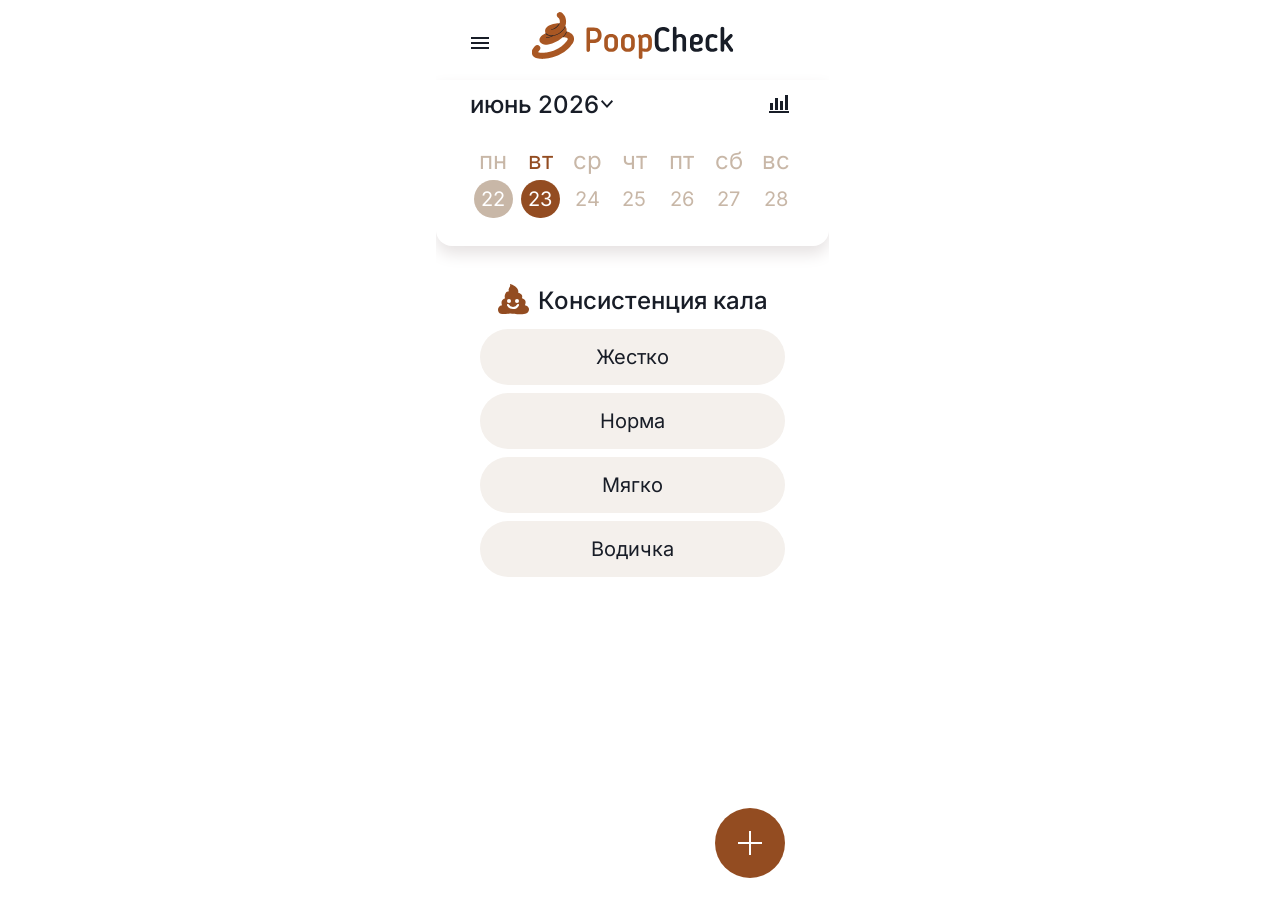
<file: web/demo/index.html>
<!doctype html>
<html lang="ru">
  <head>
    <meta charset="utf-8" />
    <meta
      name="viewport"
      content="width=device-width,initial-scale=1,viewport-fit=cover"
    />
    <meta name="theme-color" content="#ffffff" />
    <meta name="robots" content="noindex,nofollow" />
    <title>PoopCheck</title>
    <link
      rel="preload"
      href="./assets/Inter-Variable.woff2"
      as="font"
      type="font/woff2"
      crossorigin
    />
    <link rel="stylesheet" href="./style.css?v=10" />
    <script src="https://telegram.org/js/telegram-web-app.js" defer></script>
    <script src="./model.js?v=2" defer></script>
    <script src="./app.js?v=14" defer></script>
  </head>
  <body>
    <main id="app" class="app" aria-label="PoopCheck"></main>
    <div id="announcer" class="sr-only" aria-live="polite"></div>
  </body>
</html>
</file>
<file: web/demo/style.css>
@font-face {
  font-family: Inter;
  src: url("./assets/Inter-Variable.woff2") format("woff2");
  font-style: normal;
  font-weight: 100 900;
  font-display: swap;
}
:root {
  color-scheme: light;
  --ink: #181d27;
  --brown: #934c21;
  --sand: #c8b7a7;
  --pale: #f4f0ec;
  --muted: #c8b7a7;
  --secondary: #645b5b;
  --surface: #fff;
  --safe-top: var(--tg-content-safe-area-inset-top, 0px);
  --safe-bottom: max(
    env(safe-area-inset-bottom, 0px),
    var(--tg-content-safe-area-inset-bottom, 0px)
  );
}
* {
  box-sizing: border-box;
}
/* Keep the same content width when switching to a scrollable screen. */
html[data-layout="desktop"] {
  scrollbar-gutter: stable;
}
@supports not (scrollbar-gutter: stable) {
  html[data-layout="desktop"] {
    overflow-y: scroll;
  }
}
body {
  margin: 0;
  background: #fff;
  color: var(--ink);
  font-family: Inter, Arial, sans-serif;
  font-optical-sizing: none;
  -webkit-tap-highlight-color: transparent;
}
button {
  font: inherit;
  color: inherit;
  border: 0;
  background: none;
  cursor: pointer;
  touch-action: manipulation;
}
button:focus-visible {
  outline: 2px solid var(--brown);
  outline-offset: 3px;
}
button:disabled {
  cursor: default;
}
button,
img {
  flex-shrink: 0;
}
img {
  display: block;
}
.icon {
  width: 24px;
  height: 24px;
  object-fit: contain;
  pointer-events: none;
}
.app {
  width: 100%;
  max-width: 393px;
  min-height: var(--tg-viewport-stable-height, 100dvh);
  margin: 0 auto;
  padding-top: var(--safe-top);
  padding-bottom: calc(22px + var(--safe-bottom));
  position: relative;
}
.header {
  height: 80px;
  position: relative;
}
.app[data-screen="calendar"],
.week-viewport[data-week-draggable] {
  touch-action: pan-y pinch-zoom;
  overflow-anchor: none;
  user-select: none;
  -webkit-user-select: none;
}
.date-card:has(.month),
.week-viewport[data-week-draggable] .date-card {
  cursor: grab;
}
.month-viewport {
  position: relative;
  overflow-x: clip;
}
.month-drag-neighbor {
  position: absolute;
  top: 0;
  left: 0;
  width: 100%;
  pointer-events: none;
}
.app[data-month-drag="true"] .month-viewport,
.app[data-month-drag="true"] .month-viewport * {
  cursor: grabbing;
}
.app[data-month-drag="true"] .month-viewport > .date-card,
.month-drag-neighbor {
  will-change: transform;
}
.month-drag-neighbor .date-card {
  position: relative;
}
.date-card[data-preview-pending] .days {
  visibility: hidden;
}
.date-card[data-preview-pending]::after {
  content: "Загрузка…";
  position: absolute;
  top: 55%;
  left: 0;
  right: 0;
  text-align: center;
  color: var(--muted);
  font-size: 16px;
}
.month-drag-neighbor[data-preview-error] .date-card::after {
  content: "Не удалось загрузить календарь";
}
.app:is([data-month-motion="next"], [data-month-motion="previous"]) {
  overflow-x: clip;
}
.app[data-month-motion="next"] .date-card {
  animation: month-next 220ms ease-out;
}
.app[data-month-motion="previous"] .date-card {
  animation: month-previous 220ms ease-out;
}
@keyframes month-next {
  from { transform: translateX(32px); opacity: 0.35; }
  to { transform: translateX(0); opacity: 1; }
}
@keyframes month-previous {
  from { transform: translateX(-32px); opacity: 0.35; }
  to { transform: translateX(0); opacity: 1; }
}
.icon-button {
  display: grid;
  place-items: center;
  width: 44px;
  height: 44px;
  padding: 10px;
}
.menu {
  position: absolute;
  left: 22px;
  top: 21px;
}
.brand {
  padding: 0;
  position: absolute;
  left: 50%;
  top: 12px;
  transform: translateX(-50%);
  width: 202.55px;
  height: 47px;
}
.brand img {
  width: 100%;
  height: 47px;
}
.date-card {
  border-radius: 0 0 16px 16px;
  box-shadow: 0 8px 16px #e6e2e2;
  padding: 0 30px 28px 34px;
}
.date-heading {
  display: flex;
  align-items: center;
  justify-content: space-between;
  height: 48px;
  margin-bottom: 18px;
}
.month-button {
  display: flex;
  align-items: center;
  gap: 2px;
  font-size: 24px;
  line-height: 29px;
  font-weight: 500;
  padding: 0;
  min-height: 44px;
  white-space: nowrap;
}
.month-button .icon {
  width: 12px;
  height: 8px;
  margin-left: 0;
}
.date-heading > .icon-button {
  margin-right: -2px;
}
.month-nav {
  display: flex;
  align-items: center;
  font-size: 24px;
  font-weight: 500;
  line-height: 29px;
  white-space: nowrap;
  gap: 8px;
}
.month-nav button {
  width: 10px;
  min-height: 44px;
  padding: 0;
  display: grid;
  place-items: center;
}
.month-nav .icon {
  width: 8px;
  height: 12px;
}
.month-nav .month-label {
  width: auto;
}
.weekdays,
.days {
  display: grid;
  grid-template-columns: repeat(7, minmax(0, 1fr));
  text-align: center;
  gap: 1px;
}
.weekdays {
  font-size: 24px;
  line-height: 29px;
  font-weight: 400;
  color: var(--muted);
  margin: 0 0 5px;
}
.weekday-selected {
  color: var(--brown);
}
.day {
  position: relative;
  min-width: 0;
  height: 38px;
  font-size: 20px;
  line-height: 24px;
  display: grid;
  place-items: center;
  padding: 0;
  color: var(--muted);
}
.day .day-circle {
  display: grid;
  place-items: center;
  width: 39px;
  height: 38px;
  border-radius: 19px;
}
.day.has-events .day-circle {
  background: var(--sand);
  color: #fff;
}
.day.selected .day-circle {
  background: var(--brown);
  color: #fff;
}
.date-card:has(.month) {
  padding-bottom: 20px;
  padding-left: 32px;
  padding-right: 32px;
}
.date-card:has(.month) .weekdays {
  margin-bottom: 12px;
}
.days.month {
  --month-mark-width: 42px;
  --month-selection-size: 38px;
  row-gap: 0;
}
.month .day {
  height: 48px;
}
.month .day .poop-mark {
  position: absolute;
  width: var(--month-mark-width);
  height: 40px;
  top: 0;
  left: 50%;
  transform: translateX(-50%);
  background: var(--brown);
  mask: url("./assets/poop-day.svg") center/contain no-repeat;
  -webkit-mask: url("./assets/poop-day.svg") center/contain no-repeat;
}
.month .day .date-number {
  position: absolute;
  top: 14px;
  left: 0;
  right: 0;
  z-index: 1;
  color: #fff;
  font-size: 20px;
  line-height: 24px;
}
.month .day:not(.has-events) .date-number {
  color: var(--muted);
}
.month .day.selected:not(.has-events) .date-number {
  top: 50%;
  left: 50%;
  right: auto;
  transform: translate(-50%, -50%);
  width: var(--month-selection-size);
  height: var(--month-selection-size);
  display: grid;
  place-items: center;
  background: var(--pale);
  border-radius: 50%;
}
.badge {
  position: absolute;
  right: calc(50% - var(--month-mark-width) / 2);
  top: calc((40px - var(--month-mark-width) * 40 / 42) / 2);
  border-radius: 50%;
  background: #ffe30b;
  color: var(--brown);
  width: 17px;
  height: 17px;
  display: grid;
  place-items: center;
  font-size: 12px;
  line-height: 15px;
  font-weight: 600;
  z-index: 2;
}
.question {
  padding: 40px 44px 110px;
}
.question h1 {
  font-size: 24px;
  line-height: 29px;
  font-weight: 500;
  margin: 0 0 14px;
  display: flex;
  align-items: center;
  justify-content: center;
  gap: 9px;
  white-space: nowrap;
}
.question h1 .icon {
  width: 32px;
  height: 31px;
  margin-top: -2px;
  margin-bottom: 0;
}
.question h1:not(:has(.icon)) {
  justify-content: flex-start;
}
.choices {
  display: grid;
  gap: 8px;
}
.choice {
  width: 100%;
  background: var(--pale);
  border-radius: 28px;
  min-height: 56px;
  font-size: 20px;
  line-height: 24px;
  font-weight: 400;
  padding: 16px 12px;
}
.choice.selected {
  background: var(--sand);
  color: #fff;
}
.choice:active {
  background: #e4d9cc;
}
.add {
  position: absolute;
  bottom: calc(22px + var(--safe-bottom));
  right: 44px;
  width: 70px;
  height: 70px;
  border-radius: 50%;
  padding: 0;
  display: grid;
  place-items: center;
}
.add .icon {
  width: 70px;
  height: 70px;
}
.history {
  padding: 32px 20px 0;
}
.history h1 {
  font-size: 24px;
  line-height: 29px;
  font-weight: 500;
  margin: 0 0 11px 24px;
}
.event {
  position: relative;
  background: var(--sand);
  border-radius: 35px;
  margin: 0 0 8px;
  overflow: hidden;
  min-height: 70px;
  touch-action: pan-y;
}
.event-content {
  position: relative;
  background: var(--pale);
  border-radius: 35px;
  min-height: 70px;
  display: flex;
  align-items: center;
  justify-content: space-between;
  gap: 5px;
  padding: 16px 17px 16px 34px;
  transition: transform 0.15s ease;
}
.event.revealed .event-content {
  transform: translateX(-66px);
}
.event time {
  font-size: 16px;
  line-height: 19px;
  font-weight: 400;
  color: var(--secondary);
  display: block;
}
.event .description {
  font-size: 16px;
  line-height: 19px;
  font-weight: 500;
}
.edit {
  width: 38px;
  height: 38px;
  display: grid;
  place-items: center;
  background: var(--brown);
  color: #fff;
  border-radius: 50%;
  padding: 7px;
}
.delete {
  position: absolute;
  right: 14px;
  top: 13px;
  width: 44px;
  height: 44px;
  display: grid;
  place-items: center;
}
.empty {
  color: var(--muted);
  font-size: 16px;
  padding: 20px 24px;
}
.statistics {
  padding: 8px 18px 0 19px;
}
.back {
  width: 38px;
  height: 38px;
  background: var(--pale);
  border-radius: 50%;
  display: grid;
  place-items: center;
  padding: 0;
  margin: 0 0 26px;
}
.back .icon {
  width: 8px;
  height: 12px;
}
.metrics {
  display: grid;
  grid-template-columns: 1fr 1fr;
  gap: 8px;
  margin: 0 0 16px;
}
.metric {
  background: var(--pale);
  border-radius: 48px;
  height: 96px;
  text-align: center;
  display: flex;
  flex-direction: column;
  justify-content: center;
  gap: 0;
}
.metric strong {
  font-size: 32px;
  line-height: 39px;
  font-weight: 500;
  color: var(--brown);
}
.metric span {
  color: var(--muted);
  font-size: 16px;
  line-height: 19px;
  font-weight: 500;
}
.streak {
  position: relative;
  background: var(--sand);
  border-radius: 48px;
  height: 96px;
  display: flex;
  align-items: center;
  padding: 20px 21px;
  gap: 15px;
  color: #fff;
  overflow: hidden;
  margin-bottom: 16px;
}
.streak:before {
  content: "";
  position: absolute;
  inset: 0 auto 0 0;
  width: 74.719%;
  background: var(--brown);
  border-radius: 48px;
}
.streak > * {
  position: relative;
}
.round-icon {
  border-radius: 50%;
  width: 48px;
  height: 48px;
  display: grid;
  place-items: center;
  background: #fff;
}
.streak-title {
  font-size: 24px;
  line-height: 29px;
  font-weight: 500;
  margin: 0 0 3px;
}
.streak-days {
  font-size: 16px;
  line-height: 19px;
  font-weight: 500;
}
.dynamics {
  background: var(--pale);
  border-radius: 48px;
  padding: 20px 21px 19px;
}
.dynamics-heading {
  display: flex;
  gap: 15px;
  align-items: center;
  margin-bottom: 12px;
  height: 48px;
}
.dynamics-heading .round-icon {
  background: var(--brown);
}
.dynamics-title {
  font-size: 24px;
  line-height: 29px;
  font-weight: 500;
}
.dynamics-subtitle {
  font-size: 16px;
  line-height: 19px;
  font-weight: 500;
  color: var(--secondary);
  margin-top: 3px;
  white-space: nowrap;
}
.chart {
  display: grid;
  grid-template-columns: repeat(7, minmax(0, 1fr));
  gap: 8px;
}
.chart-column {
  text-align: center;
  color: var(--muted);
  font-size: 24px;
  line-height: 29px;
  font-weight: 400;
  display: flex;
  flex-direction: column;
  gap: 4px;
}
.bar {
  background: #fff;
  height: 114px;
  border-radius: 19px;
  position: relative;
  overflow: hidden;
}
.bar-fill {
  background: var(--brown);
  border-radius: 19px;
  position: absolute;
  bottom: 0;
  left: 0;
  right: 0;
  min-height: 0;
}
.stat-placeholder {
  margin-top: 14px;
  height: 236px;
  background: var(--pale);
  border-radius: 48px;
}
.sr-only {
  position: absolute;
  width: 1px;
  height: 1px;
  padding: 0;
  margin: -1px;
  overflow: hidden;
  clip: rect(0, 0, 0, 0);
  white-space: nowrap;
  border: 0;
}
/* Preserve the 393px Figma geometry; only tighten horizontal spacing below it. */
@media (max-width: 370px) {
  .brand {
    width: 185px;
  }
  .menu {
    left: 14px;
  }
  .date-card {
    padding-left: 24px;
    padding-right: 24px;
  }
  .date-card:has(.month) {
    padding-left: 24px;
    padding-right: 24px;
  }
  .month-button,
  .month-nav {
    font-size: 22px;
  }
  .month-nav {
    gap: 4px;
  }
  .weekdays {
    font-size: 22px;
  }
  .question {
    padding-left: 24px;
    padding-right: 24px;
  }
  .question h1 {
    font-size: 22px;
    gap: 6px;
  }
  .question h1 .icon {
    width: 29px;
  }
  .add {
    right: 24px;
  }
  .streak,
  .dynamics {
    padding-left: 16px;
    padding-right: 16px;
  }
  .streak,
  .dynamics-heading {
    gap: 10px;
  }
  .streak-title,
  .dynamics-title {
    font-size: 21px;
  }
  .dynamics-subtitle {
    font-size: 14px;
  }
  .metric span {
    font-size: 14px;
  }
  .history {
    padding-left: 16px;
    padding-right: 16px;
  }
  .event-content {
    padding-left: 22px;
    padding-right: 12px;
  }
  .event time,
  .event .description {
    font-size: 14px;
  }
  .day .day-circle {
    width: 34px;
    height: 34px;
  }
  .days.month {
    --month-mark-width: 38px;
    --month-selection-size: 34px;
  }
  .chart {
    gap: 6px;
  }
  .chart-column {
    font-size: 22px;
  }
}
/* Fit the existing composition into desktop webviews without scaling the page.
   Phones keep the original Figma sizing. Long histories still scroll normally. */
@media (max-height: 720px) {
  html[data-layout="desktop"] {
    --desktop-bottom: 16px;
    --desktop-add: 56px;
  }
  html[data-layout="desktop"] .app {
    padding-bottom: calc(var(--desktop-bottom) + var(--safe-bottom));
  }
  html[data-layout="desktop"] .header {
    height: 64px;
  }
  html[data-layout="desktop"] .brand {
    width: 176px;
    height: 41px;
    top: 10px;
  }
  html[data-layout="desktop"] .brand img {
    height: 41px;
  }
  html[data-layout="desktop"] .menu {
    top: 12px;
  }
  html[data-layout="desktop"] .date-card {
    padding-bottom: 16px;
  }
  html[data-layout="desktop"] .date-heading {
    height: 40px;
    margin-bottom: 8px;
  }
  html[data-layout="desktop"] .month-button,
  html[data-layout="desktop"] .month-nav {
    font-size: 20px;
    line-height: 24px;
  }
  html[data-layout="desktop"] .weekdays {
    font-size: 20px;
    line-height: 24px;
    margin-bottom: 4px;
  }
  html[data-layout="desktop"] .day,
  html[data-layout="desktop"] .day .day-circle {
    height: 34px;
  }
  html[data-layout="desktop"] .day .day-circle {
    width: 34px;
  }
  html[data-layout="desktop"] .day {
    font-size: 18px;
  }
  html[data-layout="desktop"] .month .day {
    height: 44px;
  }
  html[data-layout="desktop"] .days.month {
    --month-selection-size: 34px;
  }
  html[data-layout="desktop"] .question {
    padding-top: 24px;
    padding-bottom: 80px;
  }
  html[data-layout="desktop"] .question h1 {
    font-size: 20px;
    line-height: 24px;
    margin-bottom: 12px;
    gap: 7px;
  }
  html[data-layout="desktop"] .question h1 .icon {
    width: 26px;
    height: 25px;
  }
  html[data-layout="desktop"] .choices {
    gap: 6px;
  }
  html[data-layout="desktop"] .choice {
    min-height: 44px;
    padding: 10px 12px;
    font-size: 18px;
    line-height: 24px;
  }
  html[data-layout="desktop"] .add,
  html[data-layout="desktop"] .add .icon {
    width: var(--desktop-add);
    height: var(--desktop-add);
  }
  html[data-layout="desktop"] .add {
    bottom: calc(var(--desktop-bottom) + var(--safe-bottom));
  }
  html[data-layout="desktop"] .history {
    padding-top: 24px;
  }
  html[data-layout="desktop"] .history h1 {
    font-size: 20px;
    line-height: 24px;
  }
  html[data-layout="desktop"] .back {
    margin-bottom: 16px;
  }
  html[data-layout="desktop"] .metric,
  html[data-layout="desktop"] .streak {
    height: 80px;
  }
  html[data-layout="desktop"] .metric strong {
    font-size: 28px;
    line-height: 34px;
  }
  html[data-layout="desktop"] .streak-title,
  html[data-layout="desktop"] .dynamics-title {
    font-size: 20px;
    line-height: 24px;
  }
  html[data-layout="desktop"] .bar {
    height: 90px;
  }
}
@media (max-height: 560px) {
  html[data-layout="desktop"] {
    --desktop-bottom: 12px;
    --desktop-add: 48px;
  }
  html[data-layout="desktop"] .header {
    height: 48px;
  }
  html[data-layout="desktop"] .brand {
    width: 150px;
    height: 35px;
    top: 6px;
  }
  html[data-layout="desktop"] .brand img {
    height: 35px;
  }
  html[data-layout="desktop"] .menu {
    top: 2px;
  }
  html[data-layout="desktop"] .date-card {
    padding-bottom: 12px;
  }
  html[data-layout="desktop"] .date-heading {
    height: 36px;
    margin-bottom: 4px;
  }
  html[data-layout="desktop"] .month-button,
  html[data-layout="desktop"] .month-nav,
  html[data-layout="desktop"] .weekdays {
    font-size: 18px;
    line-height: 22px;
  }
  html[data-layout="desktop"] .weekdays {
    margin-bottom: 2px;
  }
  html[data-layout="desktop"] .day,
  html[data-layout="desktop"] .day .day-circle {
    height: 30px;
  }
  html[data-layout="desktop"] .day .day-circle {
    width: 30px;
  }
  html[data-layout="desktop"] .day {
    font-size: 16px;
  }
  html[data-layout="desktop"] .month .day {
    height: 42px;
  }
  html[data-layout="desktop"] .days.month {
    --month-selection-size: 30px;
  }
  html[data-layout="desktop"] .question {
    padding-top: 16px;
    padding-bottom: 70px;
  }
  html[data-layout="desktop"] .question h1 {
    font-size: 18px;
    line-height: 22px;
    margin-bottom: 10px;
  }
  html[data-layout="desktop"] .question h1 .icon {
    width: 23px;
    height: 22px;
  }
  html[data-layout="desktop"] .choice {
    min-height: 36px;
    padding: 7px 12px;
    font-size: 16px;
    line-height: 22px;
  }
}
@media (prefers-reduced-motion: reduce) {
  * {
    transition: none !important;
    animation: none !important;
  }
}
</file>
